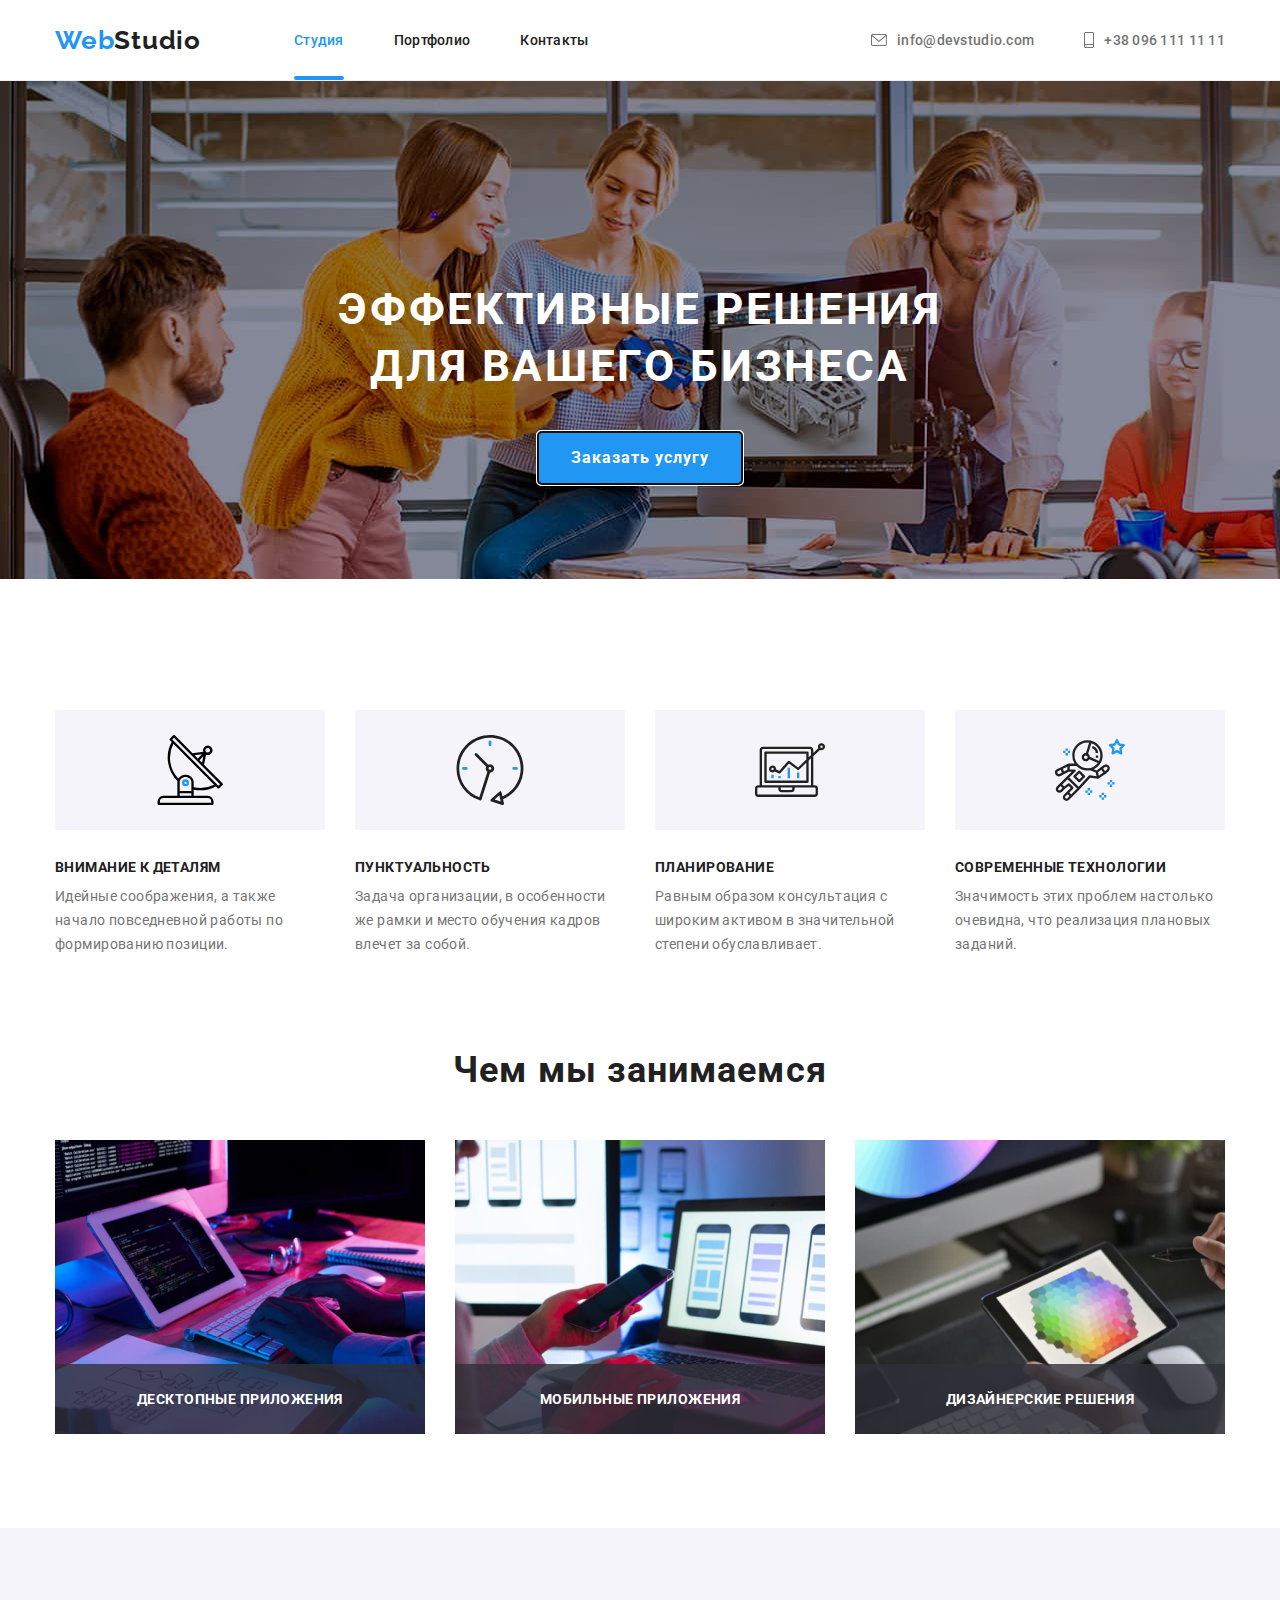
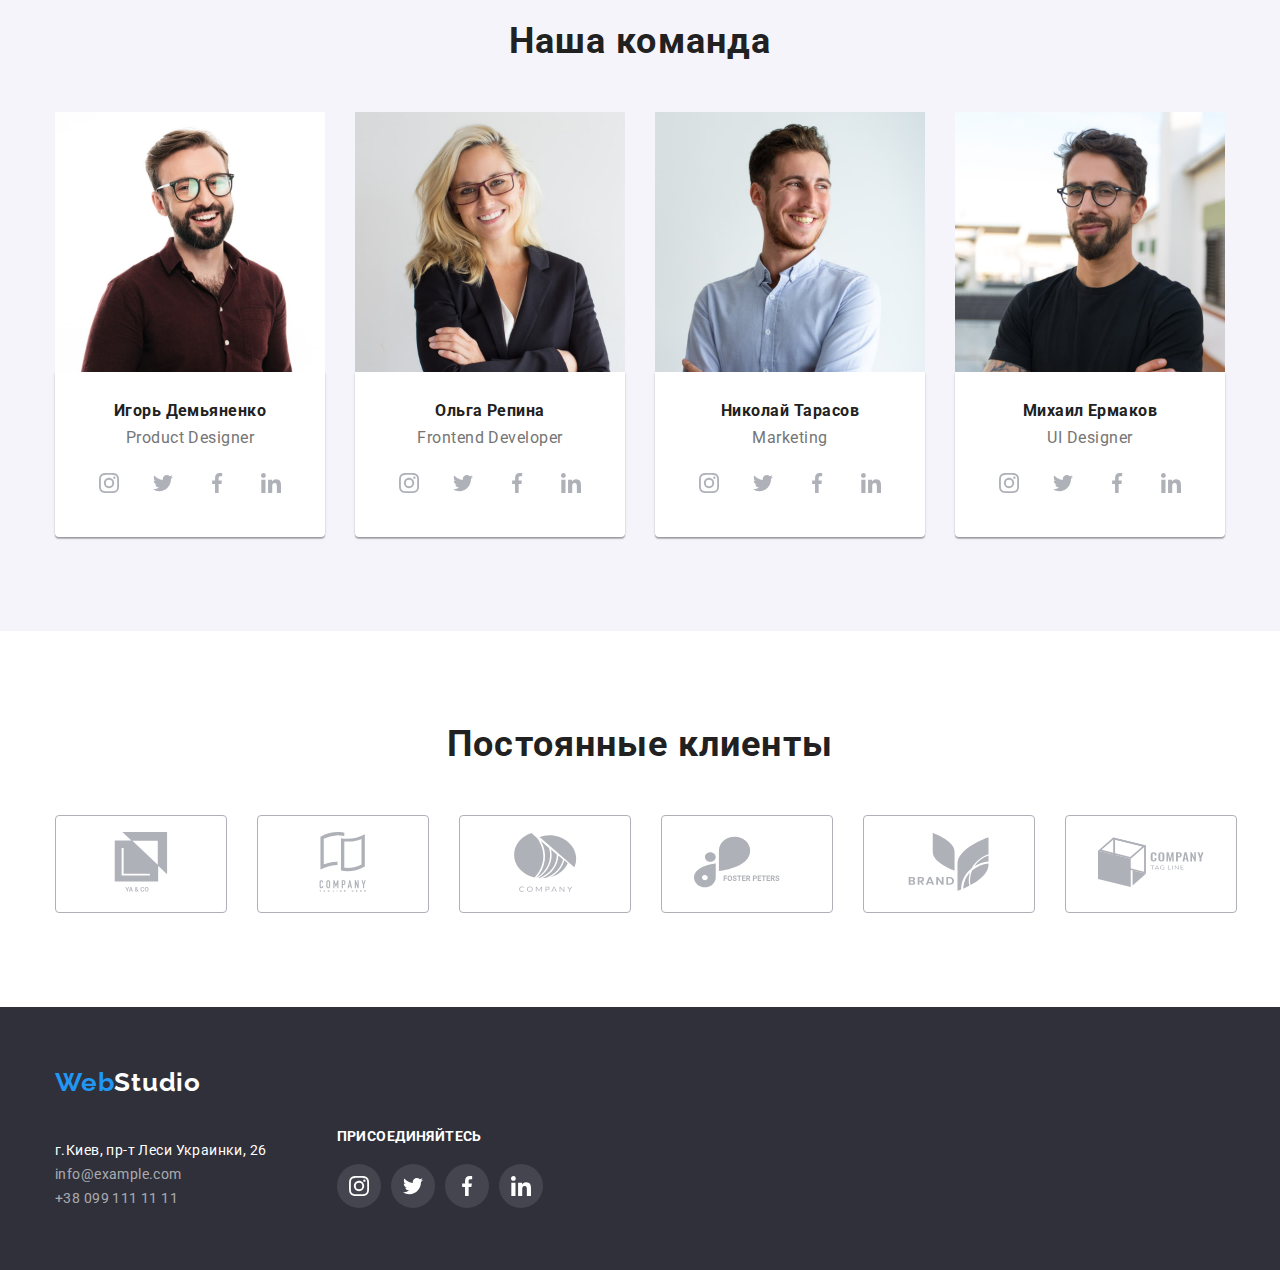
<file: index.html>
<!DOCTYPE html>
<html lang="ru">
<head>
    <meta charset="UTF-8"/>
    <meta http-equiv="X-UA-Compatible" content="IE=edge"/>
    <meta name="viewport" content="width=device-width, initial-scale=1.0"/>
    <title>WebStudio</title>
    <link rel="preconnect" href="https://fonts.gstatic.com"/>
    <link href="https://fonts.googleapis.com/css2?family=Roboto:wght@400;500;700;900&display=swap" rel="stylesheet"/>
    <link rel="preconnect" href="https://fonts.gstatic.com"/>
    <link href="https://fonts.googleapis.com/css2?family=Raleway:wght@700&display=swap" rel="stylesheet"/>
    <link rel="stylesheet" href="https://cdnjs.cloudflare.com/ajax/libs/modern-normalize/1.1.0/modern-normalize.min.css">
    <link rel="stylesheet" href="./css/styles.css">
</head>
<body>
    <header class="page-header">
        <div class="nav container">
            <a class="link logo" href="./index.html"><span class="link-logo">Web</span>Studio</a>
            <nav>
                <ul class="nav-menu">
                    <li class="item"><a class="link active" href="./index.html">Студия</a></li>
                    <li class="item"><a class="link" href="./portfolio.html">Портфолио</a></li>
                    <li class="item"><a class="link" href="#">Контакты</a></li>
                </ul>
            </nav>
            <ul class="nav-adress">
                <li class="item">
                    <a class="link-adress" href="mailto:info@devstudio.com">
                        <svg class="email-icon" width="16" height="12">
                            <use href="./images/icon.svg#email"></use>
                        </svg> info@devstudio.com
                    </a>
                </li>
                <li class="item">
                    <a class="link-adress" href="tel:+380961111111">
                        <svg class="smartphone-icon" width="10" height="16">
                            <use href="./images/icon.svg#smartphone"></use>
                        </svg> +38 096 111 11 11
                    </a>
                </li>
            </ul>
        </div>
    </header>
    <main>
        <section class="claim-section-head section">
            <div class="claim-items container">
                <h1 class="claim-section-title-text">эффективные решения для вашего бизнеса</h1>
                <button class="claim-button data-modal" type="button" autofocus data-modal-open>Заказать услугу</button>
            </div>
        </section>
        <section class="section">
            <div class="container">
                <h1 class="hidden-heading">hidde heading</h1>
                <ul class="features-set">
                    <li class="item">
                        <svg class="feature-icon" width="270" height="120">
                            <use href="./images/icon.svg#antena"></use>
                        </svg>
                        <h3 class="features-title">Внимание к деталям</h3>
                        <p class="features-text">Идейные соображения, а также начало повседневной работы по формированию позиции.</p>
                    </li>
                    <li class="item">
                        <svg class="feature-icon" width="270" height="120">
                            <use href="./images/icon.svg#clock"></use>
                        </svg>
                        <h3 class="features-title">Пунктуальность</h3>
                        <p class="features-text">Задача организации, в особенности же рамки и место обучения кадров влечет за собой.</p>
                    </li>
                    <li class="item">
                        <svg class="feature-icon" width="270" height="120">
                            <use href="./images/icon.svg#diagram"></use>
                        </svg>
                        <h3 class="features-title">Планирование</h3>
                        <p class="features-text">Равным образом консультация с широким активом в значительной степени обуславливает.</p>
                    </li>
                    <li class="item">
                        <svg class="feature-icon" width="270" height="120">
                            <use href="./images/icon.svg#astronaut"></use>
                        </svg>
                        <h3 class="features-title">Современные технологии</h3>
                        <p class="features-text">Значимость этих проблем настолько очевидна, что реализация плановых заданий.</p>
                    </li>
                </ul>
            </div>
        </section>
        <section class="section">
            <div class="container">
                <h2 class="tasks">Чем мы занимаемся</h2>
                <ul class="tasks-set">
                    <li class="item">
                        <div class="tasks-thumb">
                            <img src="./images/image.jpg" alt="codding on iPad" width="370"/>
                            <p class="task-name">Десктопные приложения</p>
                        </div>
                    </li>
                    <li class="item">
                        <div class="tasks-thumb">
                            <img src="./images/image-2.jpg" alt="app design" width="370"/>
                            <p class="field task-name">Мобильные приложения</p>
                        </div>
                    </li>
                    <li class="item">
                        <div class="tasks-thumb">
                            <img src="./images/image-3.jpg" alt="color palette on iPad" width="370"/>
                            <p class="task-name">Дизайнерские решения</p>
                        </div>
                    </li>
                </ul>
            </div>
        </section>
        <section class="team section">
            <div class="container">
                <h2 class="team-title">Наша команда</h2>
                <ul class="team-set">
                    <li class="item">
                        <img src="./images/image-4.jpg" alt="Igor" width="270"/>
                        <div class="team-member-description">
                            <h3 class="team-member-name">Игорь Демьяненко</h3>
                            <p class="team-member-position">Product Designer</p>
                            <ul class="links">
                                <li class="item">
                                    <a href="https://www.instagram.com">
                                        <svg class="link-icon" width="20" height="20">
                                            <use href="./images/icon.svg#instagram"></use>
                                        </svg>
                                    </a>
                                </li>
                                <li class="item">
                                    <a href="https://twitter.com">
                                        <svg class="link-icon" width="20" height="20">
                                            <use href="./images/icon.svg#twitter"></use>
                                        </svg>
                                    </a>
                                </li>
                                <li class="item">
                                    <a href="https://www.facebook.com">
                                        <svg class="link-icon" width="20" height="20">
                                            <use href="./images/icon.svg#facebook"></use>
                                        </svg>
                                    </a>
                                </li>
                                <li class="item">
                                    <a href="https://www.linkedin.com">
                                        <svg class="link-icon" width="20" height="20">
                                            <use href="./images/icon.svg#linkedin"></use>
                                        </svg>
                                    </a>
                                </li>
                            </ul>
                        </div>
                    </li>
                    <li class="item">
                        <img src="./images/image-5.jpg" alt="Olga" width="270"/>
                        <div class="team-member-description">
                            <h3 class="team-member-name">Ольга Репина</h3>
                            <p class="team-member-position">Frontend Developer</p>
                            <ul class="links">
                                <li class="item">
                                    <a href="https://www.instagram.com">
                                        <svg class="link-icon" width="20" height="20">
                                            <use href="./images/icon.svg#instagram"></use>
                                        </svg>
                                    </a>
                                </li>
                                <li class="item">
                                    <a href="https://twitter.com">
                                        <svg class="link-icon" width="20" height="20">
                                            <use href="./images/icon.svg#twitter"></use>
                                        </svg>
                                    </a>
                                </li>
                                <li class="item">
                                    <a href="https://www.facebook.com">
                                        <svg class="link-icon" width="20" height="20">
                                            <use href="./images/icon.svg#facebook"></use>
                                        </svg>
                                    </a>
                                </li>
                                <li class="item">
                                    <a href="https://www.linkedin.com">
                                        <svg class="link-icon" width="20" height="20">
                                            <use href="./images/icon.svg#linkedin"></use>
                                        </svg>
                                    </a>
                                </li>
                            </ul>
                        </div>
                    </li>
                    <li class="item">
                        <img src="./images/image-6.jpg" alt="Niko" width="270" />
                        <div class="team-member-description">
                            <h3 class="team-member-name">Николай Тарасов</h3>
                            <p class="team-member-position">Marketing</p>
                            <ul class="links">
                                <li class="item">
                                    <a href="https://www.instagram.com">
                                        <svg class="link-icon" width="20" height="20">
                                            <use href="./images/icon.svg#instagram"></use>
                                        </svg>
                                    </a>
                                </li>
                                <li class="item">
                                    <a href="https://twitter.com">
                                        <svg class="link-icon" width="20" height="20">
                                            <use href="./images/icon.svg#twitter"></use>
                                        </svg>
                                    </a>
                                </li>
                                <li class="item">
                                    <a href="https://www.facebook.com">
                                        <svg class="link-icon" width="20" height="20">
                                            <use href="./images/icon.svg#facebook"></use>
                                        </svg>
                                    </a>
                                </li>
                                <li class="item">
                                    <a href="https://www.linkedin.com">
                                        <svg class="link-icon" width="20" height="20">
                                            <use href="./images/icon.svg#linkedin"></use>
                                        </svg>
                                    </a>
                                </li>
                            </ul>
                        </div>
                    </li>
                    <li class="item">
                        <img src="./images/image-7.jpg" alt="Mikho" width="270"/>
                        <div class="team-member-description">
                            <h3 class="team-member-name">Михаил Ермаков</h3>
                            <p class="team-member-position">UI Designer</p>
                            <ul class="links">
                                <li class="item">
                                    <a href="https://www.instagram.com">
                                        <svg class="link-icon" width="20" height="20">
                                            <use href="./images/icon.svg#instagram"></use>
                                        </svg>
                                    </a>
                                </li>
                                <li class="item">
                                    <a href="https://twitter.com">
                                        <svg class="link-icon" width="20" height="20">
                                            <use href="./images/icon.svg#twitter"></use>
                                        </svg>
                                    </a>
                                </li>
                                <li class="item">
                                    <a href="https://www.facebook.com">
                                        <svg class="link-icon" width="20" height="20">
                                            <use href="./images/icon.svg#facebook"></use>
                                        </svg>
                                    </a>
                                </li>
                                <li class="item">
                                    <a href="https://www.linkedin.com">
                                        <svg class="link-icon" width="20" height="20">
                                            <use href="./images/icon.svg#linkedin"></use>
                                        </svg>
                                    </a>
                                </li>
                            </ul>
                        </div>
                        
                            
                        
                    </li>
                </ul>
            </div>
        </section>
        <section class="section">
            <div class="clients container">
                <h3 class="clients-headline">Постоянные клиенты</h3>
                <ul class="clients-list">
                    <li class="item">
                        <svg class="company-icon" width="170" height="92">
                            <use href="./images/icon.svg#company-1"></use>
                        </svg>
                        <a href=""></a>
                    </li>
                    <li class="item">
                        <svg class="company-icon" width="170" height="92">
                            <use href="./images/icon.svg#company-2"></use>
                        </svg>
                        <a href=""></a>
                    </li>
                    <li class="item">
                        <svg class="company-icon" width="170" height="92">
                            <use href="./images/icon.svg#company-3"></use>
                        </svg>
                        <a href=""></a>
                    </li>
                    <li class="item">
                        <svg class="company-icon" width="170" height="92">
                            <use href="./images/icon.svg#company-4"></use>
                        </svg>
                        <a href=""></a>
                    </li>
                    <li class="item">
                        <svg class="company-icon" width="170" height="92">
                            <use href="./images/icon.svg#company-5"></use>
                        </svg>
                        <a href=""></a>
                    </li>
                    <li class="item">
                        <svg class="company-icon" width="170" height="92">
                            <use href="./images/icon.svg#company-6"></use>
                        </svg>
                        <a href=""></a>
                    </li>
                </ul>
            </div>
        </section>
    </main>
    <footer>
        <div class="container">
            <div class="footer-item">
                <a class="link logo down" href="./index.html"><span class="link-logo">Web</span>Studio</a>
                <address class="footer-adress">
                    <ul class="adress-list">
                        <li class="footer-adress">г.Киев, пр-т Леси Украинки, 26</li>
                        <li><a class="link-adress" href="mailtoLinfo@example.com">info@example.com</a></li>
                        <li><a class="link-adress" href="tel:+380991111111">+38 099 111 11 11</a></li>
                    </ul>
                </address>
            </div>
            <div class="footer-item">
                <p class="social-subscr">присоединяйтесь</p>
                <ul class="links">
                    <li class="item">
                        <svg class="link-icon" width="20" height="20">
                            <use href="./images/icon.svg#instagram"></use>
                        </svg>
                        <a href="https://www.instagram.com"></a>
                    </li>
                    <li class="item">
                        <svg class="link-icon" width="20" height="20">
                            <use href="./images/icon.svg#twitter"></use>
                        </svg>
                        <a href="https://twitter.com"></a>
                    </li>
                    <li class="item">
                        <svg class="link-icon" width="20" height="20">
                            <use href="./images/icon.svg#facebook"></use>
                        </svg>
                        <a href="https://www.facebook.com"></a>
                    </li>
                    <li class="item">
                        <svg class="link-icon" width="20" height="20">
                            <use href="./images/icon.svg#linkedin"></use>
                        </svg>
                        <a href="https://www.linkedin.com"></a>
                    </li>
                </ul>
            </di>
        </div>
    </footer>
    <div class="backdrop is-hidden" data-modal>
        <div class="modal">
            <button type="button" class="close-button" data-modal-close>
                <svg class="close-icon" width="11px" height="11px">
                    <use href="./images/close.svg#close"></use>
                </svg>
            </button>
        </div>
    </div>
    <script src="./js/modal.js"></script>
</body>
</html>
</file>
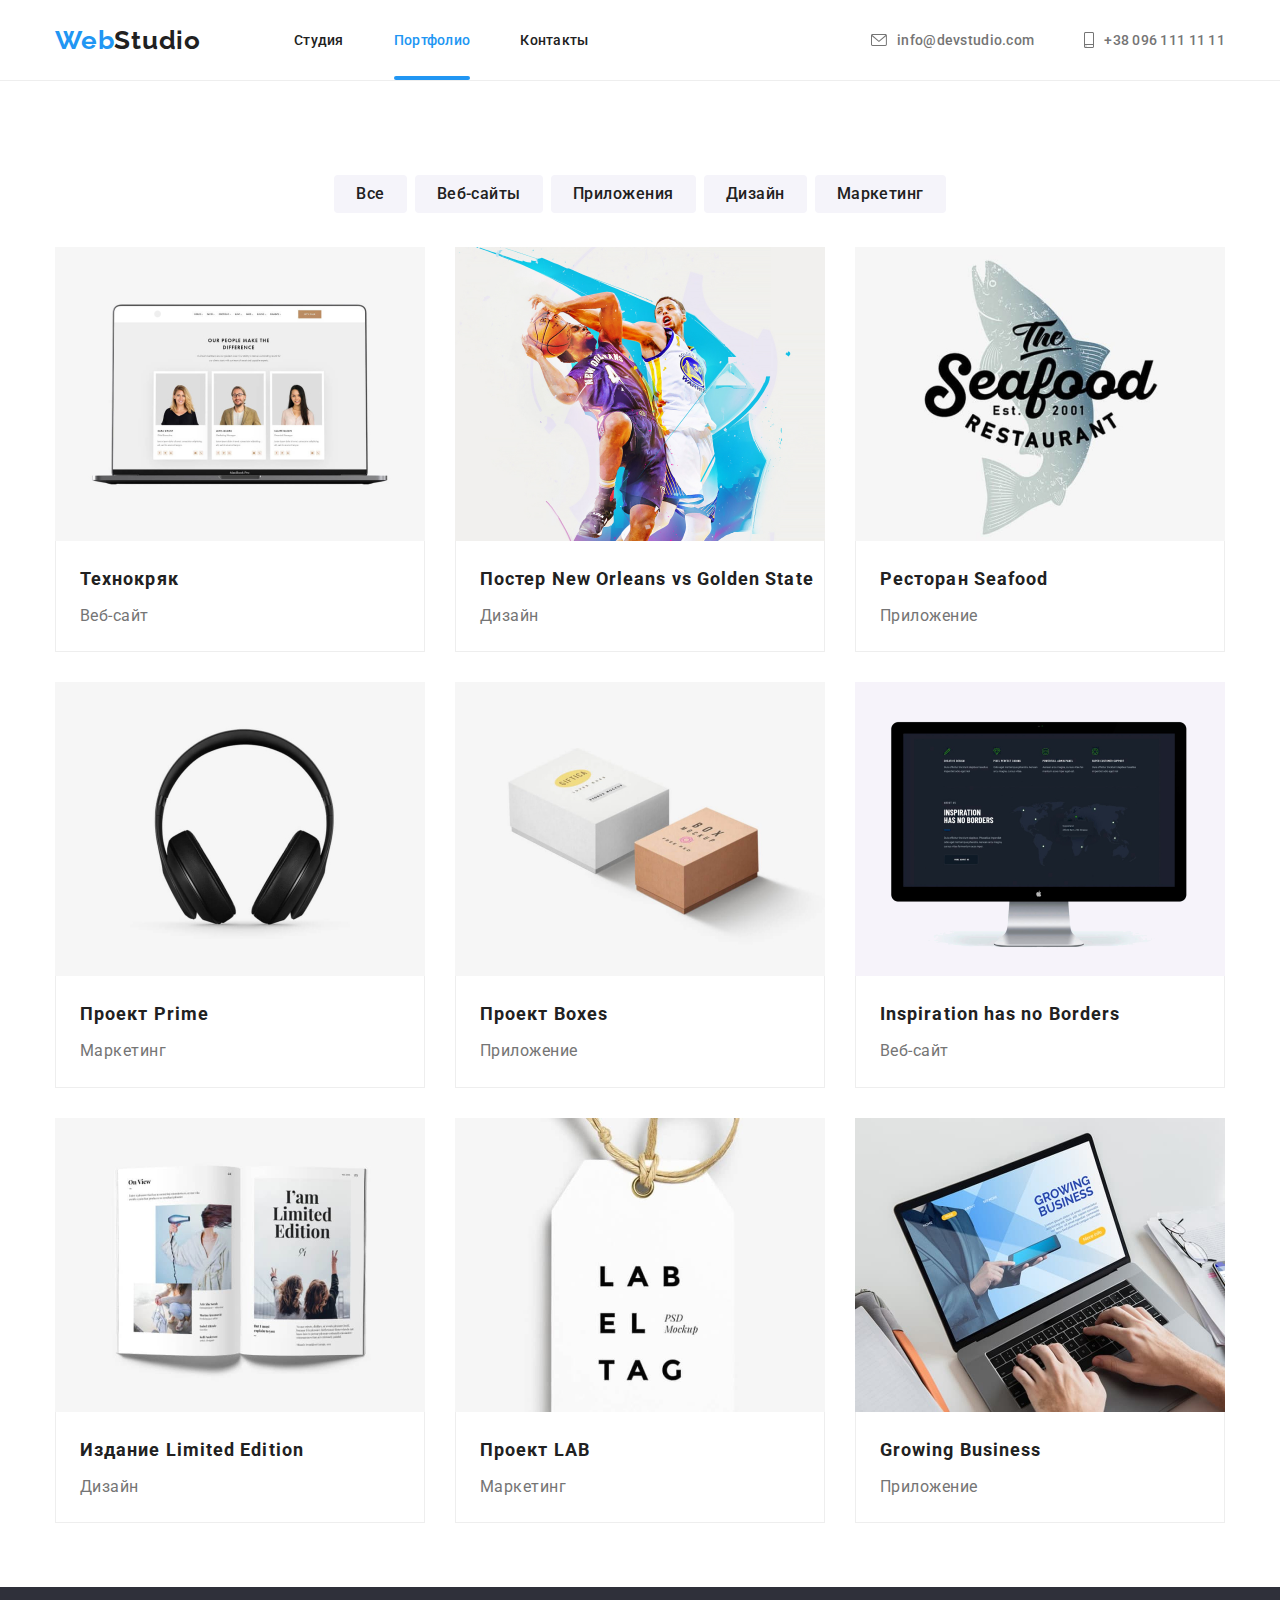
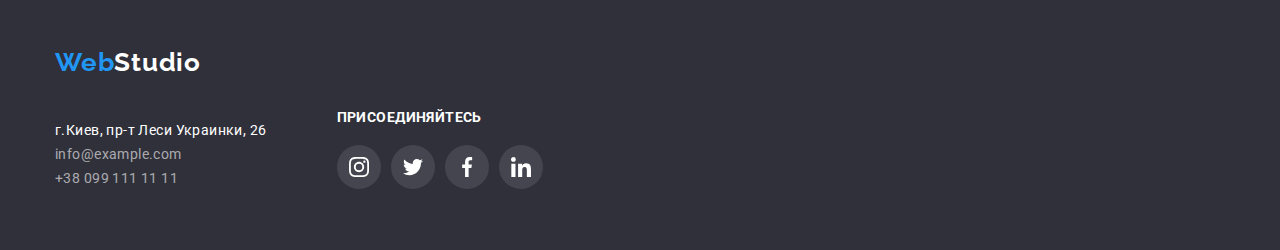
<file: portfolio.html>
<!DOCTYPE html>
<html lang="ru">
<head>
    <meta charset="UTF-8"/>
    <meta http-equiv="X-UA-Compatible" content="IE=edge"/>
    <meta name="viewport" content="width=device-width, initial-scale=1.0"/>
    <link rel="preconnect" href="https://fonts.gstatic.com">
    <link href="https://fonts.googleapis.com/css2?family=Roboto:wght@400;500;700;900&display=swap" rel="stylesheet"/>
    <link rel="preconnect" href="https://fonts.gstatic.com"/>
    <link href="https://fonts.googleapis.com/css2?family=Raleway:wght@700&display=swap" rel="stylesheet"/>
    <link rel="stylesheet" href="https://cdnjs.cloudflare.com/ajax/libs/modern-normalize/1.1.0/modern-normalize.min.css">
    <link rel="stylesheet" href="./css/styles.css">
    <title>Портфолио</title>
</head>
<body>
    <header class="page-header">
        <div class="nav container">
            <a class="link logo" href="./index.html"><span class="link-logo">Web</span>Studio</a>
            <nav>
                <ul class="nav-menu">
                    <li class="item"><a class="link" href="./index.html">Студия</a></li>
                    <li class="item"><a class="link active" href="./portfolio.html">Портфолио</a></li>
                    <li class="item"><a class="link" href="#">Контакты</a></li>
                </ul>
            </nav>
            <ul class="nav-adress">
                <li class="item">
                    <a class="link-adress" href="mailto:info@devstudio.com">
                        <svg class="email-icon" width="16" height="12">
                            <use href="./images/icon.svg#email"></use>
                        </svg> info@devstudio.com
                    </a>
                </li>
                <li class="item">
                    <a class="link-adress" href="tel:+380961111111">
                        <svg class="smartphone-icon" width="10" height="16">
                            <use href="./images/icon.svg#smartphone"></use>
                        </svg> +38 096 111 11 11
                    </a>
                </li>
            </ul>
        </div>
    </header>
    <main>
        <section class="section">
            <div class="container">
                <ul class="button-set">
                    <li class="item"><button class="buttons" type="button">Все</button></li>
                    <li class="item"><button class="buttons" type="button">Веб-сайты</button></li>
                    <li class="item"><button class="buttons" type="button">Приложения</button></li>
                    <li class="item"><button class="buttons" type="button">Дизайн</button></li>
                    <li class="item"><button class="buttons" type="button">Маркетинг</button></li>
                </ul>
                <ul class="portfolio-set">
                    <li class="port-item">
                        <div class="portfolio-img">
                            <img src="./images/image-8.jpg" alt="open_laptop" width="370"/>
                            <p class="item-overlay">Технокряк это современная площадка распространения коронавируса. Компании используют эту платформу для цифрового
                            шпионажа и атак на защищённые сервера конкурентов.</p>
                        </div>
                        <div class="frame">
                            <h3 class="portfolio-title">Технокряк</h3>
                            <p class="portfolio-type">Веб-сайт</p>
                        </div>
                    </li>
                    </li>
                    <li class="port-item">
                        <div class="portfolio-img">
                            <img src="./images/image-9.jpg" alt="basketball players" width="370"/>
                            <p class="item-overlay">Технокряк это современная площадка распространения коронавируса. Компании используют эту
                                платформу для цифрового
                                шпионажа и атак на защищённые сервера конкурентов.</p>
                        </div>
                        <div class="frame">
                            <h3 class="portfolio-title">Постер New Orleans vs Golden State</h3>
                            <p class="portfolio-type">Дизайн</p>
                        </div>
                    </li>
                    <li class="port-item">
                        <div class="portfolio-img">
                            <img src="./images/image-10.jpg" alt="logo_fish" width="370"/>
                            <p class="item-overlay">Технокряк это современная площадка распространения коронавируса. Компании используют эту
                                платформу для цифрового
                                шпионажа и атак на защищённые сервера конкурентов.</p>
                        </div>
                        <div class="frame">
                            <h3 class="portfolio-title">Ресторан Seafood</h3>
                            <p class="portfolio-type">Приложение</p>
                        </div>
                    </li>
                    <li class="port-item">
                        <div class="portfolio-img">
                            <img src="./images/image-11.jpg" alt="headphones" width="370"/>
                            <p class="item-overlay">Технокряк это современная площадка распространения коронавируса. Компании используют эту
                                платформу для цифрового
                                шпионажа и атак на защищённые сервера конкурентов.</p>
                        </div>
                        <div class="frame">
                            <h3 class="portfolio-title">Проект Prime</h3>
                            <p class="portfolio-type">Маркетинг</p>
                        </div>
                    </li>
                    <li class="port-item">
                        <div class="portfolio-img">
                            <img src="./images/image-12.jpg" alt="cartoon_boxes" width="370"/>
                            <p class="item-overlay">Технокряк это современная площадка распространения коронавируса. Компании используют эту
                                платформу для цифрового
                                шпионажа и атак на защищённые сервера конкурентов.</p>
                        </div>
                        <div class="frame">
                            <h3 class="portfolio-title">Проект Boxes</h3>
                            <p class="portfolio-type">Приложение</p>
                        </div>
                    </li>
                    <li class="port-item">
                        <div class="portfolio-img">
                            <img src="./images/image-13.jpg" alt="iMac" width="370"/>
                            <p class="item-overlay">Технокряк это современная площадка распространения коронавируса. Компании используют эту
                                платформу для цифрового
                                шпионажа и атак на защищённые сервера конкурентов.</p>
                        </div>
                        <div class="frame">
                            <h3 class="portfolio-title">Inspiration has no Borders</h3>
                            <p class="portfolio-type">Веб-сайт</p>
                        </div>
                    </li>
                    <li class="port-item">
                        <div class="portfolio-img">
                            <img src="./images/image-14.jpg" alt="magazine" width="370"/>
                            <p class="item-overlay">Технокряк это современная площадка распространения коронавируса. Компании используют эту
                                платформу для цифрового
                                шпионажа и атак на защищённые сервера конкурентов.</p>
                        </div>
                        <div class="frame">
                            <h3 class="portfolio-title">Издание Limited Edition</h3>
                            <p class="portfolio-type">Дизайн</p>
                        </div>
                    </li>
                    <li class="port-item">
                        <div class="portfolio-img">
                            <img src="./images/image-15.jpg" alt="label" width="370"/>
                            <p class="item-overlay">Технокряк это современная площадка распространения коронавируса. Компании используют эту
                                платформу для цифрового
                                шпионажа и атак на защищённые сервера конкурентов.</p>
                        </div>
                        <div class="frame">
                            <h3 class="portfolio-title">Проект LAB</h3>
                            <p class="portfolio-type">Маркетинг</p>
                        </div>
                    </li>
                    <li class="port-item">
                        <div class="portfolio-img">
                            <img src="./images/image-16.jpg" alt="macbook" width="370"/>
                            <p class="item-overlay">Технокряк это современная площадка распространения коронавируса. Компании используют эту
                                платформу для цифрового
                                шпионажа и атак на защищённые сервера конкурентов.</p>
                        </div>
                        <div class="frame">
                            <h3 class="portfolio-title">Growing Business</h3>
                            <p class="portfolio-type">Приложение</p>
                        </div>
                    </li>
                </ul>
            </div>
        </section>
    </main>
    <footer>
        <div class="container">
            <div class="footer-item">
                <a class="link logo down" href="./index.html"><span class="link-logo">Web</span>Studio</a>
                <address class="footer-adress">
                    <ul class="adress-list">
                        <li class="footer-adress">г.Киев, пр-т Леси Украинки, 26</li>
                        <li><a class="link-adress" href="mailtoLinfo@example.com">info@example.com</a></li>
                        <li><a class="link-adress" href="tel:+380991111111">+38 099 111 11 11</a></li>
                    </ul>
                </address>
            </div>
            <div class="footer-item">
                <p class="social-subscr">присоединяйтесь</p>
                <ul class="links">
                    <li class="item">
                        <svg class="link-icon" width="20" height="20">
                            <use href="./images/icon.svg#instagram"></use>
                        </svg>
                        <a href="https://www.instagram.com"></a>
                    </li>
                    <li class="item">
                        <svg class="link-icon" width="20" height="20">
                            <use href="./images/icon.svg#twitter"></use>
                        </svg>
                        <a href="https://twitter.com"></a>
                    </li>
                    <li class="item">
                        <svg class="link-icon" width="20" height="20">
                            <use href="./images/icon.svg#facebook"></use>
                        </svg>
                        <a href="https://www.facebook.com"></a>
                    </li>
                    <li class="item">
                        <svg class="link-icon" width="20" height="20">
                            <use href="./images/icon.svg#linkedin"></use>
                        </svg>
                        <a href="https://www.linkedin.com"></a>
                    </li>
                </ul>
                </di>
            </div>
    </footer>
</body>
</html>
</file>
<file: css/styles.css>
:root {
  --main-text-color: #ffffff;
  --common-text: #757575;
  --title-text-color: #212121;
  --active-color: #2196f3;
  --button-background: #f5f4fa;
  --footer-background: #2f303a;
  --frame-border-color: #EEEEEE;
}
h1, h2, h3, h4, h5, h5, p {
  margin: 0px;
  padding: 0px;
}
ul {
  list-style: none;
  margin: 0px;
  padding: 0px;
}
a {
  text-decoration: none;
}
img {
  display: block;
}
body {
  font-family: "Roboto", sans-serif;
  color: var(--title-text-color);
}
.container {
  width: 1200px;
  margin: 0px auto;
  box-sizing: border-box;
  padding: 0 15px;
}
.section {
  padding: 0px 0px 94px 0px;
}
:hover, :focus {
  transition: color 250ms cubic-bezier(0.4, 0, 0.2, 1);
}
/*header*/
.page-header {
  border-bottom: 1px solid #EEEEEE;
}
.link, .link-adress {
  font-style: normal;
  font-weight: 500;
  font-size: 14px;
  line-height: 16px;
  letter-spacing: 0.02em;
  color: var(--title-text-color);
}
.link-adress {
  color: var(--common-text);
}
.link:hover, .link:active, .link:focus, .link-adress:hover, 
.link-adress:active, .link-adress:focus, .link.active {
  color: var(--active-color);
}
.logo {
  font-family: "Raleway";
  font-weight: bold;
  font-size: 26px;
  line-height: 31px;
  letter-spacing: 0.03em;
  color: var(--title-text-color);
}
.nav {
  display: flex;
  flex-direction: row;
  align-items: center;
  height: 80px;
}
.nav-menu {
  display: flex;
  margin-left: 93px;
}
.link.active {
  position: relative;
  color: var(--active-color);
}

.link.active::after {
  position: absolute;
  bottom: -32px;
  content: "";
  display: block;
  width: 100%;
  height: 4px;
  background-color: var(--active-color);
  border-radius: 2px;
}
.nav-adress {
  display: flex;
  margin-left: auto;
}
.nav-menu > .item:not(:last-child), 
.nav-adress > .item:not(:last-child) {
  margin-right: 50px;
}
.link-logo {
  color: var(--active-color);
}
.nav-adress .link-adress {
  display: flex;
  align-items: center;
  justify-content: space-between;
}
.email-icon, .smartphone-icon {
  margin-right: 10px;
  fill: var(--common-text);
  cursor: pointer;
}
.nav-adress .link-adress:hover svg,
.nav-adress .link-adress:focus svg {
  fill: var(--active-color);
}

/*footer*/
footer {
  padding-top: 60px;
  background: var(--footer-background);
}
.footer-adress {
  padding-top: 20px;
  font-style: normal;
  font-weight: normal;
  font-size: 14px;
  line-height: 24px;
  letter-spacing: 0.03em;
  color: var(--main-text-color);
}
.down {
  color: var(--main-text-color);
}
.footer-adress .link-adress {
  font-style: normal;
  font-weight: normal;
  font-size: 14px;
  line-height: 24px;
  letter-spacing: 0.03em;
  color: rgba(255, 255, 255, 0.6);
}
.adress-list {
  padding-bottom: 60px;
}
.social-links {
  display: flex;
  flex-direction: column;
}
.social-subscr {
  margin-bottom: 20px;
  font-weight: bold;
  font-size: 14px;
  line-height: 16px;
  letter-spacing: 0.03em;
  text-transform: uppercase;
  color: var(--main-text-color);
}
.links {
  display: flex;
  max-width: 206px;
  flex-direction: row;
  align-items: center;
  justify-content: space-between;
}
.links .item {
  display: flex;
  align-items: center;
  justify-content: center;
  border: none;
  width: 44px;
  height: 44px;
  padding: 0;
  border-radius: 50%;
  background:rgba(255, 255, 255, 0.1); 
  cursor: pointer;
}
.footer-item .link-icon {
  fill: var(--main-text-color);
  transition: fill 250ms cubic-bezier(0.4, 0, 0.2, 1)
}
.links .item:not(:last-child) {
  margin-right: 10px;
}
.links .item:hover,
.links .item:focus {
  background-color: var(--active-color);
  transition: background-color 250ms cubic-bezier(0.4, 0, 0.2, 1)
}
.links .item:hover svg,
.links .item:focus svg {
  fill: var(--main-text-color);
}
footer .container {
  display: flex;
  align-items: center;
  justify-content: flex-start;
}
.footer-item:first-child {
  margin-right: 70px;
}
/*main page*/
.claim-section-head {
  background: linear-gradient(
    to right, rgba(47, 48, 58, 0.4));
  background-image: url(../images/team-work.jpg);
  background-size: 1600px auto;
  background-repeat: no-repeat;
}
.claim-section-title-text {
  margin: 200px 252px 30px 252px;
  width: 696px;
  height: 120px;
  font-size: 44px;
  line-height: 1.3;
  text-align: center;
  letter-spacing: 0.06em;
  text-transform: uppercase;
  color: var(--main-text-color);
}
.claim-button {
  padding: 10px 32px;
  font-style: normal;
  font-weight: bold;
  font-size: 16px;
  line-height: 30px;
  align-items: center;
  text-align: center;
  letter-spacing: 0.06em;
  box-shadow: 0px 4px 4px rgba(0, 0, 0, 0.15);
  border-radius: 4px;
  background: var(--active-color);
  color: var(--main-text-color);
  cursor: pointer;
}
.claim-items {
  display: flex;
  flex-direction: column;
  justify-content: center;
  align-items: center;
}
/* features section */
.hidden-heading {
  visibility: hidden;
}
.features-set {
  display: flex;
  align-items: center;
  padding-top: 94px;
  padding-bottom: 0px;
}
.features-set .item {
  max-width: 270px;
}
.features-set .item:not(:last-child) {
  margin-right: 30px;
}
.features-title {
  margin-bottom: 10px;
  color: var(--title-text-color);
  font-size: 14px;
  line-height: 1.1;
  letter-spacing: 0.03em;
  text-transform: uppercase;
}
.features-text {
  color: var(--common-text);
  font-size: 14px;
  line-height: 1.7;
  letter-spacing: 0.03em;
}
.feature-icon {
  display: block;
  margin-bottom: 30px;
  padding: 25px 100px;
  background-color: var(--button-background);
}
/* tasks section */
.tasks {
  margin-bottom: 50px;
  padding: 0px;
  color: var(--title-text-color);
  font-size: 36px;
  line-height: 1.1;
  text-align: center;
  letter-spacing: 0.03em;
}
.tasks-set {
  display: flex;
  align-items: center;
  justify-content: space-between;
}
.tasks-thumb {
  position: relative;
}
.tasks-set > .item:not(:last-child) {
  margin-right: 30px;
}
.task-name {
  display: block;
  position: absolute;
  width: 370px;
  bottom: 0;
  padding: 27px 0;
  font-weight: bold;
  font-size: 14px;
  line-height: 16px;
  text-align: center;
  letter-spacing: 0.03em;
  text-transform: uppercase;

  background: rgba(47, 48, 58, 0.8);
  color: var(--main-text-color);
}
/* team section */
.team.section {
  background-color: var(--button-background);
}
.team-set img {
  display: block;
}
.team-title {
  padding-top: 94px;
  margin-bottom: 50px;
  color: var(--title-text-color);
  font-size: 36px;
  line-height: 1.1;
  letter-spacing: 0.03em;
  text-align: center;
}
.team-member-description {
  display: flex;
  flex-direction: column;
  align-items: center;
  box-shadow: 0px 1px 3px rgba(0, 0, 0, 0.12), 0px 1px 1px rgba(0, 0, 0, 0.14), 0px 2px 1px rgba(0, 0, 0, 0.2);
  border-radius: 0px 0px 4px 4px;
  background-color: var(--main-text-color);
}
.team-member-name {
  padding-top: 30px;
  color: var(--title-text-color);
  font-size: 16px;
  text-align: center;
  line-height: 1.1;
  letter-spacing: 0.03em;
}
.team-member-position {
  padding-top: 10px;
  padding-bottom: 16px;
  color: var(--common-text);
  font-size: 16px;
  text-align: center;
  line-height: 1.1;
  letter-spacing: 0.03em;
}
.team-set {
  display: flex;
  align-items: center;
  justify-content: space-between;
}
.team-set > .item:not(:last-child) {
  margin-right: 30px;
}
.team-set .link-icon {
  fill: #AFB1B8;
  cursor: pointer;
}
.team-member-description .links {
  margin-bottom: 30px;
}

/* client section */
.clients-headline {
  padding-top: 94px;
  margin-bottom: 50px;
  color: var(--title-text-color);
  font-size: 36px;
  line-height: 1.1;
  letter-spacing: 0.03em;
  text-align: center;
}
.clients-list {
  display: flex;
  flex-direction: row;
  align-items: center;
  justify-content: space-between;
}
.clients-list .item {
  border: 1px solid #AFB1B8;
  box-sizing: border-box;
  border-radius: 4px;
}
.clients-list .item:not(:last-child) {
  margin-right: 30px;
}
.company-icon {
  padding: 16px 32px;
  fill: #AFB1B8;
  cursor: pointer;
}
.company-icon:hover {
  fill: var(--active-color);
  transition: fill 250ms cubic-bezier(0.4, 0, 0.2, 1);
}
.clients-list .item:hover {
  border: 1px solid var(--active-color);
}

/* portfolio page*/
.buttons {
  border: none;
  padding: 6px 22px;
  font-style: normal;
  font-weight: 500;
  font-size: 16px;
  line-height: 26px;
  text-align: center;
  letter-spacing: 0.03em;
  border-radius: 4px;
  background: var(--button-background);
  color: var(--title-text-color);
  cursor: pointer;
}
.buttons:hover, .buttons:focus, .buttons:active  {
  background: var(--active-color);
  color: var(--main-text-color);
  transition: background-color 250ms cubic-bezier(0.4, 0, 0.2, 1);
}
.button-set {
  display: flex;
  flex-direction: row;
  justify-content: center;
  margin-top: 94px;
  margin-bottom: 34px;
}
.button-set .item:hover,
.button-set .item:focus {
  box-shadow: 0px 3px 1px rgba(0, 0, 0, 0.1), 0px 1px 2px rgba(0, 0, 0, 0.08), 0px 2px 2px rgba(0, 0, 0, 0.12);
  transition: box-shadow 250ms cubic-bezier(0.4, 0, 0.2, 1);
}
.button-set > .item:not(:last-child) {
  margin-right: 8px;
}
.portfolio-set {
  display: flex;
  flex-wrap: wrap;
  margin: 0px -30px -30px 0px;
}
.portfolio-img {
  position: relative;
  overflow: hidden;
}
.item-overlay {
  position: absolute;
  top: 0;
  left: 0;
  width: 100%;
  height: 100%;
  transform: translateY(100%);
  transition: transform 250ms cubic-bezier(0.4, 0, 0.2, 1);
  padding: 63px 24px;
  overflow: auto;
  font-size: 18px;
  line-height: 1.56;
  color: var(--main-text-color);
  background-color: rgba(33, 150, 243, 0.9);
}
.port-item:hover .item-overlay,
.port-item:focus .item-overlay {
  transform: translateY(0%);
}
.portfolio-set .port-item {
  flex-basis: calc((100%-30px)3);
  margin: 0px 30px 30px 0px;
}
.portfolio-set .port-item:hover,
.portfolio-set .port-item:focus {
  box-shadow: 0px 1px 1px rgba(0, 0, 0, 0.12), 0px 4px 4px rgba(0, 0, 0, 0.06), 1px 4px 6px rgba(0, 0, 0, 0.16);
  transition: box-shadow 250ms cubic-bezier(0.4, 0, 0.2, 1);
}
.portfolio-set .port-item:nth-last-child(-n+3){
  margin-bottom: 0px;
}
.frame {
  padding: 20px 0px 20px 24px;
  border-left: 1px solid var(--frame-border-color);
  border-right: 1px solid var(--frame-border-color);
  border-bottom: 1px solid var(--frame-border-color);
}
.portfolio-title {
  margin-bottom: 4px;
  color: var(--title-text-color);
  font-size: 18px;
  line-height: 2;
  letter-spacing: 0.06em;
}
.portfolio-type {
  color: var(--common-text);
  font-size: 16px;
  line-height: 1.9;
  letter-spacing: 0.03em;
}

/* modal window */
.backdrop {
  position: fixed;
  top: 0;
  left: 0;
  width: 100%;
  height: 100%;

/* second option of positioning
  display: flex;
  justify-content: center;
  align-content: center; */

  background-color:  rgba(0, 0, 0, 0.2);
  transition: background-color 250ms cubic-bezier(0.4, 0, 0.2, 1);
}

.modal {
  position: absolute;
  top: 50%;
  left: 50%;
  transform:translate(-50%, -50%);
  
  width: 528px;
  height: 581px;

  background: var(--main-text-color);
  border-radius: 4px;
  box-shadow: 0px 1px 3px rgba(0, 0, 0, 0.12), 0px 1px 1px rgba(0, 0, 0, 0.14), 0px 2px 1px rgba(0, 0, 0, 0.2);
  transition: opacity 250ms cubic-bezier(0.4, 0, 0.2, 1);
}
.close-button {
  position: absolute;
  top: 0;
  right: 0;
  margin-top: 8px;
  margin-right: 8px;

  width: 30px;
  height: 30px;

  background: var(--main-text-color);
  border: 1px solid rgba(0, 0, 0, 0.1);
  border-radius: 50%;
  box-sizing: border-box;
  filter: drop-shadow(0px 4px 4px rgba(0, 0, 0, 0.25));
}
.close-icon {
  fill: #000000;
}
.is-hidden {
  opacity: 0;
  visibility: hidden;
  pointer-events: none;
}
</file>
